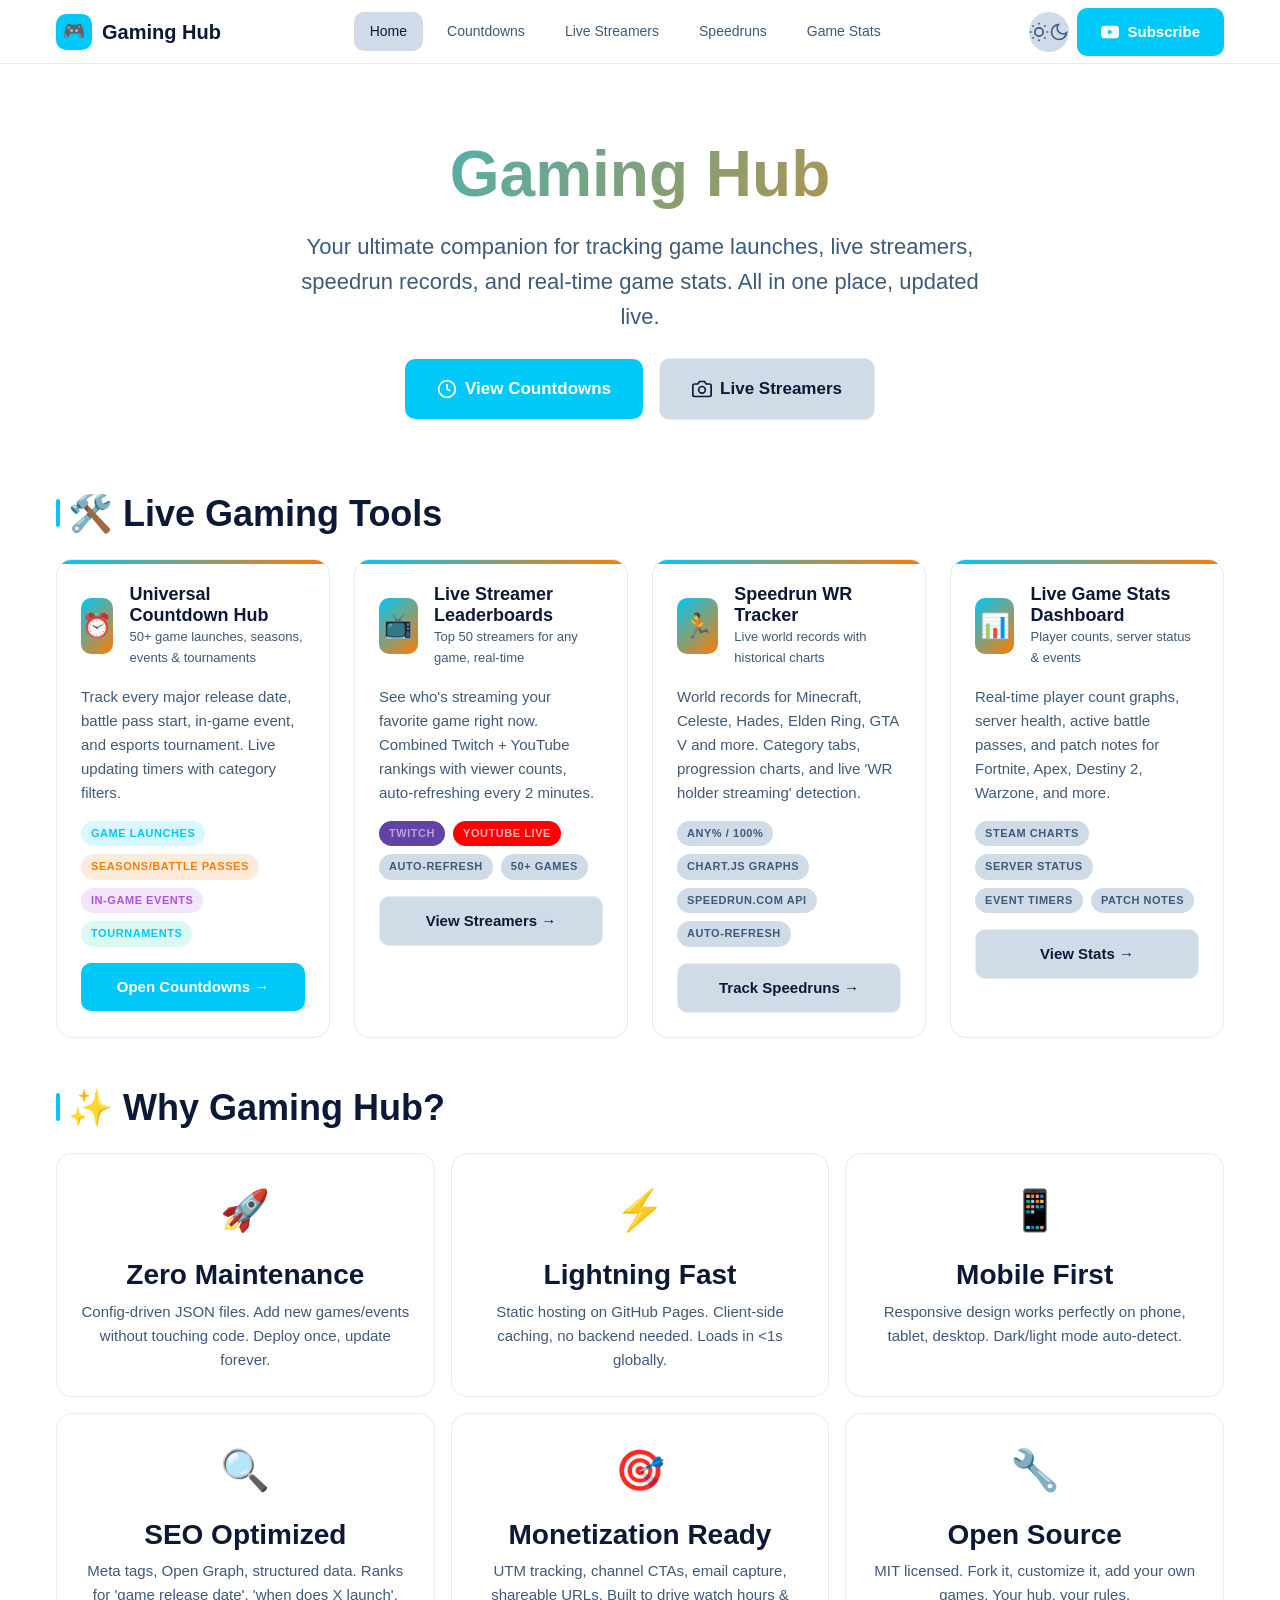
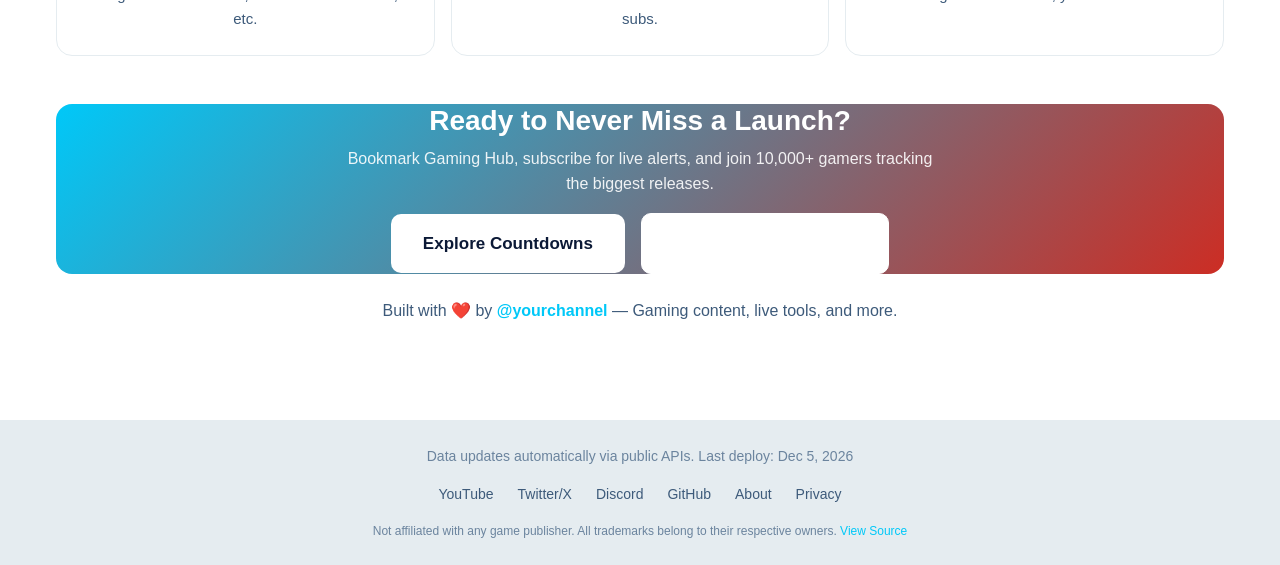
<file: index.html>
<!DOCTYPE html>
<html lang="en">
<head>
  <meta charset="UTF-8">
  <meta name="viewport" content="width=device-width, initial-scale=1.0">
  <meta name="description" content="Gaming Hub - Live countdowns for game launches, seasons, events & tournaments. Real-time streamer leaderboards, speedrun world records, and game stats. Built for gamers, by gamers.">
  <meta name="theme-color" content="#0B1936">

  <!-- Open Graph / Social Sharing -->
  <meta property="og:type" content="website">
  <meta property="og:title" content="Gaming Hub - Live Game Countdowns, Streamers & Speedruns">
  <meta property="og:description" content="Track every major game launch, season start, in-game event, and esports tournament. Live countdown timers, top streamer leaderboards, speedrun WRs, and real-time game stats.">
  <meta property="og:image" content="https://your-domain.com/og-home.jpg">
  <meta property="og:url" content="https://your-domain.com/">

  <meta name="twitter:card" content="summary_large_image">
  <meta name="twitter:title" content="Gaming Hub - Live Game Countdowns & Tools">
  <meta name="twitter:description" content="All gaming release dates, live streamers, speedrun records & game stats in one place.">

  <title>Gaming Hub - Live Game Countdowns, Streamer Leaderboards & Speedrun Trackers</title>

  <!-- Preload critical assets -->
  <link rel="preload" href="shared/styles.css" as="style">
  <link rel="preload" href="shared/utils.js" as="script">

  <!-- Styles -->
  <link rel="stylesheet" href="shared/styles.css">

  <!-- Favicon -->
  <link rel="icon" type="image/svg+xml" href="data:image/svg+xml,<svg xmlns='http://www.w3.org/2000/svg' viewBox='0 0 100 100'><text y='.9em' font-size='90'>🎮</text></svg>">
</head>
<body>
  <!-- Header -->
  <header class="site-header" role="banner">
    <div class="header-inner">
      <a href="index.html" class="logo" aria-label="Gaming Hub Home">
        <span class="logo-icon" aria-hidden="true">🎮</span>
        <span>Gaming Hub</span>
      </a>

      <nav class="nav-links" role="navigation" aria-label="Main navigation">
        <a href="index.html" class="nav-link active" aria-current="page">Home</a>
        <a href="countdowns/" class="nav-link">Countdowns</a>
        <a href="live/" class="nav-link">Live Streamers</a>
        <a href="speedruns/" class="nav-link">Speedruns</a>
        <a href="stats/" class="nav-link">Game Stats</a>
      </nav>

      <div class="header-actions">
        <button class="theme-toggle" id="themeToggle" aria-label="Toggle dark/light mode" title="Toggle theme">
          <svg class="icon-sun" width="20" height="20" viewBox="0 0 24 24" fill="none" stroke="currentColor" stroke-width="2" aria-hidden="true">
            <circle cx="12" cy="12" r="5"/><path d="M12 1v2M12 21v2M4.22 4.22l1.42 1.42M18.36 18.36l1.42 1.42M1 12h2M21 12h2M4.22 19.78l1.42-1.42M18.36 5.64l1.42-1.42"/>
          </svg>
          <svg class="icon-moon" width="20" height="20" viewBox="0 0 24 24" fill="none" stroke="currentColor" stroke-width="2" aria-hidden="true">
            <path d="M21 12.79A9 9 0 1 1 11.21 3 7 7 0 0 0 21 12.79z"/>
          </svg>
        </button>

        <a href="https://youtube.com/@yourchannel" target="_blank" rel="noopener noreferrer" class="btn btn-primary" aria-label="Subscribe on YouTube">
          <svg width="18" height="18" viewBox="0 0 24 24" fill="currentColor" aria-hidden="true">
            <path d="M23.498 6.186a3.016 3.016 0 0 0-2.122-2.136C19.505 3.545 12 3.545 12 3.545s-7.505 0-9.377.505A3.017 3.017 0 0 0 .502 6.186C0 8.07 0 12 0 12s0 3.93.502 5.814a3.016 3.016 0 0 0 2.122 2.136c1.871.505 9.376.505 9.376.505s7.505 0 9.377-.505a3.015 3.015 0 0 0 2.122-2.136C24 15.93 24 12 24 12s0-3.93-.502-5.814zM9.545 15.568V8.432L15.818 12l-6.273 3.568z"/>
          </svg>
          Subscribe
        </a>
      </div>
    </div>
  </header>

  <!-- Main Content -->
  <main class="main-content" role="main">
    <div class="container">
      <!-- Hero Section -->
      <section class="page-hero" aria-labelledby="hero-title" style="padding: calc(var(--gap-lg) * 2) 0; text-align: center;">
        <h1 id="hero-title" style="font-size: clamp(2.5rem, 6vw, 4rem); margin-bottom: var(--gap); background: linear-gradient(135deg, var(--color-cyan) 0%, var(--color-orange) 100%); -webkit-background-clip: text; -webkit-text-fill-color: transparent; background-clip: text;">
          Gaming Hub
        </h1>
        <p style="font-size: clamp(1.125rem, 2.5vw, 1.375rem); max-width: 700px; margin: 0 auto var(--gap-lg); color: var(--text-secondary);">
          Your ultimate companion for tracking game launches, live streamers, speedrun records, and real-time game stats. All in one place, updated live.
        </p>
        <div class="flex-center gap" style="flex-wrap: wrap;">
          <a href="countdowns/" class="btn btn-primary btn-lg">
            <svg width="20" height="20" viewBox="0 0 24 24" fill="none" stroke="currentColor" stroke-width="2" aria-hidden="true">
              <circle cx="12" cy="12" r="10"/><path d="M12 6v6l4 2"/>
            </svg>
            View Countdowns
          </a>
          <a href="live/" class="btn btn-secondary btn-lg">
            <svg width="20" height="20" viewBox="0 0 24 24" fill="none" stroke="currentColor" stroke-width="2" aria-hidden="true">
              <path d="M23 19a2 2 0 0 1-2 2H3a2 2 0 0 1-2-2V8a2 2 0 0 1 2-2h4l2-3h6l2 3h4a2 2 0 0 1 2 2z"/><circle cx="12" cy="13" r="4"/>
            </svg>
            Live Streamers
          </a>
        </div>
      </section>

      <!-- Live Indicator -->
      <div class="live-indicator" id="homeLiveBanner" style="display: none; justify-content: center; margin-bottom: var(--gap-lg); padding: var(--gap) var(--gap-lg); background: rgba(0, 200, 248, 0.1); border: 1px solid var(--color-cyan); border-radius: var(--radius-lg);">
        <span class="live-dot" aria-hidden="true"></span>
        <span id="homeLiveCount">0</span> event(s) live right now — <a href="countdowns/" style="color: var(--color-cyan); font-weight: 600;">View all</a>
      </div>

      <!-- Tools Grid -->
      <section aria-labelledby="tools-title" style="margin-bottom: calc(var(--gap-lg) * 2);">
        <h2 id="tools-title" class="section-title" style="margin-bottom: var(--gap-lg);">🛠️ Live Gaming Tools</h2>

        <div class="grid grid-2 grid-4" style="gap: var(--gap-lg);">
          <!-- Tool 1: Countdowns -->
          <article class="card" style="position: relative; overflow: hidden;">
            <div style="position: absolute; top: 0; left: 0; right: 0; height: 4px; background: linear-gradient(90deg, var(--color-cyan), var(--color-orange));"></div>
            <div style="display: flex; align-items: center; gap: var(--gap); margin-bottom: var(--gap);">
              <div style="width: 56px; height: 56px; background: linear-gradient(135deg, var(--color-cyan), var(--color-orange)); border-radius: var(--radius-md); display: flex; align-items: center; justify-content: center; font-size: 1.5rem;">⏰</div>
              <div>
                <h3 style="font-size: 1.125rem;">Universal Countdown Hub</h3>
                <p style="font-size: 0.8125rem; margin: 0;">50+ game launches, seasons, events & tournaments</p>
              </div>
            </div>
            <p style="color: var(--text-secondary); font-size: 0.9375rem; margin-bottom: var(--gap);">Track every major release date, battle pass start, in-game event, and esports tournament. Live updating timers with category filters.</p>
            <div style="display: flex; flex-wrap: wrap; gap: var(--gap-sm); margin-bottom: var(--gap);">
              <span class="badge badge-category" style="background: rgba(0, 200, 248, 0.15); color: var(--color-cyan);">Game Launches</span>
              <span class="badge badge-category" style="background: rgba(255, 122, 0, 0.15); color: var(--color-orange);">Seasons/Battle Passes</span>
              <span class="badge badge-category" style="background: rgba(175, 82, 222, 0.15); color: #af52de;">In-Game Events</span>
              <span class="badge badge-category" style="background: rgba(0, 212, 170, 0.15); color: var(--brand-accent);">Tournaments</span>
            </div>
            <a href="countdowns/" class="btn btn-primary" style="width: 100%;">Open Countdowns →</a>
          </article>

          <!-- Tool 2: Live Streamers -->
          <article class="card" style="position: relative; overflow: hidden;">
            <div style="position: absolute; top: 0; left: 0; right: 0; height: 4px; background: linear-gradient(90deg, var(--color-cyan), var(--color-orange));"></div>
            <div style="display: flex; align-items: center; gap: var(--gap); margin-bottom: var(--gap);">
              <div style="width: 56px; height: 56px; background: linear-gradient(135deg, var(--color-cyan), var(--color-orange)); border-radius: var(--radius-md); display: flex; align-items: center; justify-content: center; font-size: 1.5rem;">📺</div>
              <div>
                <h3 style="font-size: 1.125rem;">Live Streamer Leaderboards</h3>
                <p style="font-size: 0.8125rem; margin: 0;">Top 50 streamers for any game, real-time</p>
              </div>
            </div>
            <p style="color: var(--text-secondary); font-size: 0.9375rem; margin-bottom: var(--gap);">See who's streaming your favorite game right now. Combined Twitch + YouTube rankings with viewer counts, auto-refreshing every 2 minutes.</p>
            <div style="display: flex; flex-wrap: wrap; gap: var(--gap-sm); margin-bottom: var(--gap);">
              <span class="badge badge-category" style="background: #6441a5; color: #b8a0e0;">Twitch</span>
              <span class="badge badge-category" style="background: #ff0000; color: #ffb3b3;">YouTube Live</span>
              <span class="badge badge-category" style="background: var(--bg-tertiary); color: var(--text-secondary);">Auto-refresh</span>
              <span class="badge badge-category" style="background: var(--bg-tertiary); color: var(--text-secondary);">50+ Games</span>
            </div>
            <a href="live/" class="btn btn-secondary" style="width: 100%;">View Streamers →</a>
          </article>

          <!-- Tool 3: Speedruns -->
          <article class="card" style="position: relative; overflow: hidden;">
            <div style="position: absolute; top: 0; left: 0; right: 0; height: 4px; background: linear-gradient(90deg, var(--color-cyan), var(--color-orange));"></div>
            <div style="display: flex; align-items: center; gap: var(--gap); margin-bottom: var(--gap);">
              <div style="width: 56px; height: 56px; background: linear-gradient(135deg, var(--color-cyan), var(--color-orange)); border-radius: var(--radius-md); display: flex; align-items: center; justify-content: center; font-size: 1.5rem;">🏃</div>
              <div>
                <h3 style="font-size: 1.125rem;">Speedrun WR Tracker</h3>
                <p style="font-size: 0.8125rem; margin: 0;">Live world records with historical charts</p>
              </div>
            </div>
            <p style="color: var(--text-secondary); font-size: 0.9375rem; margin-bottom: var(--gap);">World records for Minecraft, Celeste, Hades, Elden Ring, GTA V and more. Category tabs, progression charts, and live 'WR holder streaming' detection.</p>
            <div style="display: flex; flex-wrap: wrap; gap: var(--gap-sm); margin-bottom: var(--gap);">
              <span class="badge badge-category" style="background: var(--bg-tertiary); color: var(--text-secondary);">Any% / 100%</span>
              <span class="badge badge-category" style="background: var(--bg-tertiary); color: var(--text-secondary);">Chart.js Graphs</span>
              <span class="badge badge-category" style="background: var(--bg-tertiary); color: var(--text-secondary);">Speedrun.com API</span>
              <span class="badge badge-category" style="background: var(--bg-tertiary); color: var(--text-secondary);">Auto-refresh</span>
            </div>
            <a href="speedruns/" class="btn btn-secondary" style="width: 100%;">Track Speedruns →</a>
          </article>

          <!-- Tool 4: Game Stats -->
          <article class="card" style="position: relative; overflow: hidden;">
            <div style="position: absolute; top: 0; left: 0; right: 0; height: 4px; background: linear-gradient(90deg, var(--color-cyan), var(--color-orange));"></div>
            <div style="display: flex; align-items: center; gap: var(--gap); margin-bottom: var(--gap);">
              <div style="width: 56px; height: 56px; background: linear-gradient(135deg, var(--color-cyan), var(--color-orange)); border-radius: var(--radius-md); display: flex; align-items: center; justify-content: center; font-size: 1.5rem;">📊</div>
              <div>
                <h3 style="font-size: 1.125rem;">Live Game Stats Dashboard</h3>
                <p style="font-size: 0.8125rem; margin: 0;">Player counts, server status & events</p>
              </div>
            </div>
            <p style="color: var(--text-secondary); font-size: 0.9375rem; margin-bottom: var(--gap);">Real-time player count graphs, server health, active battle passes, and patch notes for Fortnite, Apex, Destiny 2, Warzone, and more.</p>
            <div style="display: flex; flex-wrap: wrap; gap: var(--gap-sm); margin-bottom: var(--gap);">
              <span class="badge badge-category" style="background: var(--bg-tertiary); color: var(--text-secondary);">Steam Charts</span>
              <span class="badge badge-category" style="background: var(--bg-tertiary); color: var(--text-secondary);">Server Status</span>
              <span class="badge badge-category" style="background: var(--bg-tertiary); color: var(--text-secondary);">Event Timers</span>
              <span class="badge badge-category" style="background: var(--bg-tertiary); color: var(--text-secondary);">Patch Notes</span>
            </div>
            <a href="stats/" class="btn btn-secondary" style="width: 100%;">View Stats →</a>
          </article>
        </div>
      </section>

      <!-- Feature Highlights -->
      <section aria-labelledby="features-title" style="margin-bottom: calc(var(--gap-lg) * 2);">
        <h2 id="features-title" class="section-title" style="margin-bottom: var(--gap-lg);">✨ Why Gaming Hub?</h2>

        <div class="grid grid-3" style="gap: var(--gap);">
          <article class="card" style="text-align: center; padding: var(--gap-lg);">
            <div style="font-size: 2.5rem; margin-bottom: var(--gap);">🚀</div>
            <h3 style="margin-bottom: var(--gap-sm);">Zero Maintenance</h3>
            <p style="color: var(--text-secondary); font-size: 0.9375rem;">Config-driven JSON files. Add new games/events without touching code. Deploy once, update forever.</p>
          </article>

          <article class="card" style="text-align: center; padding: var(--gap-lg);">
            <div style="font-size: 2.5rem; margin-bottom: var(--gap);">⚡</div>
            <h3 style="margin-bottom: var(--gap-sm);">Lightning Fast</h3>
            <p style="color: var(--text-secondary); font-size: 0.9375rem;">Static hosting on GitHub Pages. Client-side caching, no backend needed. Loads in <1s globally.</p>
          </article>

          <article class="card" style="text-align: center; padding: var(--gap-lg);">
            <div style="font-size: 2.5rem; margin-bottom: var(--gap);">📱</div>
            <h3 style="margin-bottom: var(--gap-sm);">Mobile First</h3>
            <p style="color: var(--text-secondary); font-size: 0.9375rem;">Responsive design works perfectly on phone, tablet, desktop. Dark/light mode auto-detect.</p>
          </article>

          <article class="card" style="text-align: center; padding: var(--gap-lg);">
            <div style="font-size: 2.5rem; margin-bottom: var(--gap);">🔍</div>
            <h3 style="margin-bottom: var(--gap-sm);">SEO Optimized</h3>
            <p style="color: var(--text-secondary); font-size: 0.9375rem;">Meta tags, Open Graph, structured data. Ranks for 'game release date', 'when does X launch', etc.</p>
          </article>

          <article class="card" style="text-align: center; padding: var(--gap-lg);">
            <div style="font-size: 2.5rem; margin-bottom: var(--gap);">🎯</div>
            <h3 style="margin-bottom: var(--gap-sm);">Monetization Ready</h3>
            <p style="color: var(--text-secondary); font-size: 0.9375rem;">UTM tracking, channel CTAs, email capture, shareable URLs. Built to drive watch hours & subs.</p>
          </article>

          <article class="card" style="text-align: center; padding: var(--gap-lg);">
            <div style="font-size: 2.5rem; margin-bottom: var(--gap);">🔧</div>
            <h3 style="margin-bottom: var(--gap-sm);">Open Source</h3>
            <p style="color: var(--text-secondary); font-size: 0.9375rem;">MIT licensed. Fork it, customize it, add your own games. Your hub, your rules.</p>
          </article>
        </div>
      </section>

      <!-- CTA Section -->
      <section class="cta-banner" style="margin-top: var(--gap-lg);">
        <h3 style="color: white;">Ready to Never Miss a Launch?</h3>
        <p style="color: rgba(255,255,255,0.9); max-width: 600px; margin: 0 auto var(--gap);">Bookmark Gaming Hub, subscribe for live alerts, and join 10,000+ gamers tracking the biggest releases.</p>
        <div class="flex-center gap" style="flex-wrap: wrap;">
          <a href="countdowns/" class="btn btn-lg" style="background: white; color: var(--color-navy);">Explore Countdowns</a>
          <a href="https://youtube.com/@yourchannel" target="_blank" rel="noopener noreferrer" class="btn btn-lg btn-secondary" style="border-color: white; color: white;">Subscribe on YouTube</a>
        </div>
      </section>

      <!-- Channel Link -->
      <section style="text-align: center; padding: var(--gap-lg) 0; color: var(--text-muted);">
        <p>Built with ❤️ by <a href="https://youtube.com/@yourchannel" target="_blank" rel="noopener" style="font-weight: 600;">@yourchannel</a> — Gaming content, live tools, and more.</p>
      </section>
    </div>
  </main>

  <!-- Footer -->
  <footer class="site-footer" role="contentinfo">
    <div class="footer-inner">
      <p style="color: var(--text-muted); font-size: 0.875rem;">
        Data updates automatically via public APIs. Last deploy: <span id="deployDate">-</span>
      </p>
      <nav class="footer-links" aria-label="Footer links">
        <a href="https://youtube.com/@yourchannel" target="_blank" rel="noopener">YouTube</a>
        <a href="https://twitter.com/yourhandle" target="_blank" rel="noopener">Twitter/X</a>
        <a href="https://discord.gg/yourserver" target="_blank" rel="noopener">Discord</a>
        <a href="https://github.com/yourusername/youtube-gaming-hub" target="_blank" rel="noopener">GitHub</a>
        <a href="about.html">About</a>
        <a href="privacy.html">Privacy</a>
      </nav>
      <p style="color: var(--text-muted); font-size: 0.75rem;">Not affiliated with any game publisher. All trademarks belong to their respective owners. <a href="https://github.com/yourusername/youtube-gaming-hub" target="_blank" rel="noopener" style="color: var(--color-cyan);">View Source</a></p>
    </div>
  </footer>

  <!-- Scripts -->
  <script type="module">
    import { initTheme, toggleTheme, $ } from './shared/utils.js';

    initTheme();
    $('#themeToggle').addEventListener('click', () => toggleTheme());

    // Set deploy date
    $('#deployDate').textContent = new Date().toLocaleDateString(undefined, { month: 'short', day: 'numeric', year: 'numeric' });
  </script>
</body>
</html>
</file>
<file: shared/styles.css>
/* ========================================
   YouTube Gaming Hub - Shared Design System
   Brand Colors: Pure White, Deep Navy Blue, Bright Cyan, Vibrant Orange, Light Gray
   ======================================== */

:root {
  /* ===== BRAND PALETTE (Your Channel Colors) ===== */
  --color-white: #FFFFFF;        /* Pure White - Primary background */
  --color-navy: #0B1936;         /* Deep Navy Blue - Structural, text, borders */
  --color-cyan: #00C8F8;         /* Bright Cyan - Primary energy accent */
  --color-orange: #FF7A00;       /* Vibrant Orange - Secondary pop accent */
  --color-light-gray: #E5ECF0;   /* Light Gray - Subtle texture layer */

  /* ===== BRAND SEMANTIC MAPPING ===== */
  --brand-primary: var(--color-cyan);      /* Primary actions, links, focus */
  --brand-primary-hover: #00b0db;          /* Darker cyan for hover */
  --brand-secondary: var(--color-orange);  /* Secondary actions, highlights */
  --brand-secondary-hover: #e86c00;        /* Darker orange for hover */
  --brand-accent: var(--color-cyan);       /* Live indicators, energy elements */
  --brand-outline: var(--color-navy);      /* Borders, frames, dividers */

  /* ===== SEMANTIC COLORS - DARK MODE (Default) ===== */
  --bg-primary: var(--color-navy);         /* Deep navy base */
  --bg-secondary: #112040;                 /* Slightly lighter navy */
  --bg-tertiary: #172a4a;                  /* Card backgrounds */
  --bg-card: #14253f;                      /* Card surface */
  --bg-card-hover: #1a2f4f;                /* Card hover */

  --text-primary: var(--color-white);      /* Pure white text */
  --text-secondary: #b8c5d6;               /* Muted cyan-gray */
  --text-muted: #8a9bb8;                   /* More muted */
  --text-inverse: var(--color-navy);       /* Navy on light backgrounds */

  --border-primary: #233a5a;               /* Navy-border */
  --border-focus: var(--brand-primary);    /* Cyan focus ring */
  --border-subtle: #1c304a;                /* Subtle dividers */

  --shadow-sm: 0 1px 3px rgba(0, 0, 0, 0.4);
  --shadow-md: 0 4px 16px rgba(0, 0, 0, 0.5);
  --shadow-lg: 0 8px 32px rgba(0, 0, 0, 0.6);
  --shadow-glow: 0 0 24px rgba(0, 200, 248, 0.35);  /* Cyan glow */
  --shadow-glow-orange: 0 0 24px rgba(255, 122, 0, 0.35);  /* Orange glow */

  --radius-sm: 6px;
  --radius-md: 10px;
  --radius-lg: 16px;
  --radius-full: 9999px;

  --transition-fast: 150ms ease;
  --transition-base: 250ms ease;
  --transition-slow: 350ms ease;

  --font-sans: -apple-system, BlinkMacSystemFont, 'Segoe UI', Roboto, 'Helvetica Neue', Arial, sans-serif;
  --font-mono: 'SF Mono', 'Fira Code', 'Fira Mono', Menlo, Consolas, monospace;

  --header-height: 64px;
  --max-width: 1200px;
  --gap: 16px;
  --gap-sm: 8px;
  --gap-lg: 24px;
}

/* ===== LIGHT MODE (System preference) ===== */
@media (prefers-color-scheme: light) {
  :root:not([data-theme="dark"]) {
    --bg-primary: var(--color-white);           /* Pure white base */
    --bg-secondary: var(--color-light-gray);    /* Light gray secondary */
    --bg-tertiary: #d0dbe8;                     /* Slightly deeper gray-blue */
    --bg-card: var(--color-white);              /* White cards */
    --bg-card-hover: #f0f4f8;                   /* Light hover */

    --text-primary: var(--color-navy);          /* Navy text */
    --text-secondary: #3d5a7a;                  /* Darker muted */
    --text-muted: #6b849e;                      /* Muted */
    --text-inverse: var(--color-white);         /* White on dark */

    --border-primary: var(--color-light-gray);  /* Light gray borders */
    --border-focus: var(--brand-primary);       /* Cyan focus */
    --border-subtle: #c8d4e2;                   /* Subtle dividers */

    --shadow-sm: 0 1px 3px rgba(11, 25, 54, 0.08);
    --shadow-md: 0 4px 16px rgba(11, 25, 54, 0.12);
    --shadow-lg: 0 8px 32px rgba(11, 25, 54, 0.16);
    --shadow-glow: 0 0 24px rgba(0, 200, 248, 0.25);
    --shadow-glow-orange: 0 0 24px rgba(255, 122, 0, 0.25);
  }
}

/* ===== EXPLICIT DARK MODE OVERRIDE ===== */
[data-theme="dark"] {
  --bg-primary: var(--color-navy);
  --bg-secondary: #112040;
  --bg-tertiary: #172a4a;
  --bg-card: #14253f;
  --bg-card-hover: #1a2f4f;

  --text-primary: var(--color-white);
  --text-secondary: #b8c5d6;
  --text-muted: #8a9bb8;
  --text-inverse: var(--color-navy);

  --border-primary: #233a5a;
  --border-focus: var(--brand-primary);
  --border-subtle: #1c304a;

  --shadow-sm: 0 1px 3px rgba(0, 0, 0, 0.4);
  --shadow-md: 0 4px 16px rgba(0, 0, 0, 0.5);
  --shadow-lg: 0 8px 32px rgba(0, 0, 0, 0.6);
  --shadow-glow: 0 0 24px rgba(0, 200, 248, 0.35);
  --shadow-glow-orange: 0 0 24px rgba(255, 122, 0, 0.35);
}

/* ========================================
   Reset & Base
   ======================================== */

*, *::before, *::after {
  box-sizing: border-box;
  margin: 0;
  padding: 0;
}

html {
  font-size: 16px;
  scroll-behavior: smooth;
}

body {
  font-family: var(--font-sans);
  background: var(--bg-primary);
  color: var(--text-primary);
  line-height: 1.6;
  min-height: 100vh;
  -webkit-font-smoothing: antialiased;
  -moz-osx-font-smoothing: grayscale;
}

/* ========================================
   Typography
   ======================================== */

h1, h2, h3, h4, h5, h6 {
  font-weight: 700;
  line-height: 1.2;
  color: var(--text-primary);
}

h1 { font-size: clamp(2rem, 5vw, 3rem); }
h2 { font-size: clamp(1.5rem, 3vw, 2.25rem); }
h3 { font-size: clamp(1.25rem, 2.5vw, 1.75rem); }

p { color: var(--text-secondary); }

a {
  color: var(--brand-primary);
  text-decoration: none;
  transition: color var(--transition-fast);
}
a:hover { color: var(--brand-primary-hover); }
a:focus-visible {
  outline: 2px solid var(--border-focus);
  outline-offset: 2px;
  border-radius: var(--radius-sm);
}

/* ========================================
   Layout Utilities
   ======================================== */

.container {
  width: 100%;
  max-width: var(--max-width);
  margin: 0 auto;
  padding: 0 var(--gap);
}

.grid {
  display: grid;
  gap: var(--gap);
}

.grid-2 { grid-template-columns: repeat(2, 1fr); }
.grid-3 { grid-template-columns: repeat(3, 1fr); }
.grid-4 { grid-template-columns: repeat(4, 1fr); }

@media (max-width: 1024px) {
  .grid-4 { grid-template-columns: repeat(2, 1fr); }
  .grid-3 { grid-template-columns: repeat(2, 1fr); }
}
@media (max-width: 640px) {
  .grid-4, .grid-3, .grid-2 { grid-template-columns: 1fr; }
}

.flex { display: flex; }
.flex-center { display: flex; align-items: center; justify-content: center; }
.flex-between { display: flex; align-items: center; justify-content: space-between; }
.flex-col { display: flex; flex-direction: column; }
.gap-sm { gap: var(--gap-sm); }
.gap { gap: var(--gap); }
.gap-lg { gap: var(--gap-lg); }

/* ========================================
   Components
   ======================================== */

/* Buttons */
.btn {
  display: inline-flex;
  align-items: center;
  justify-content: center;
  gap: 8px;
  padding: 12px 24px;
  font-size: 0.9375rem;
  font-weight: 600;
  border-radius: var(--radius-md);
  border: none;
  cursor: pointer;
  transition: all var(--transition-fast);
  white-space: nowrap;
  text-decoration: none;
}

.btn-primary {
  background: var(--brand-primary);
  color: white;
}
.btn-primary:hover {
  background: var(--brand-primary-hover);
  transform: translateY(-1px);
  box-shadow: var(--shadow-glow);
}
.btn-primary:active { transform: translateY(0); }

.btn-secondary {
  background: var(--bg-tertiary);
  color: var(--text-primary);
  border: 1px solid var(--border-primary);
}
.btn-secondary:hover {
  background: var(--bg-card-hover);
  border-color: var(--brand-primary);
}

.btn-ghost {
  background: transparent;
  color: var(--text-secondary);
}
.btn-ghost:hover {
  background: var(--bg-tertiary);
  color: var(--text-primary);
}

.btn-sm { padding: 8px 16px; font-size: 0.8125rem; }
.btn-lg { padding: 16px 32px; font-size: 1.0625rem; }

.btn:disabled {
  opacity: 0.5;
  cursor: not-allowed;
  transform: none !important;
}

/* Cards */
.card {
  background: var(--bg-card);
  border: 1px solid var(--border-primary);
  border-radius: var(--radius-lg);
  padding: var(--gap-lg);
  transition: all var(--transition-base);
}
.card:hover {
  border-color: var(--brand-primary);
  box-shadow: var(--shadow-md);
  transform: translateY(-2px);
}

/* Badges */
.badge {
  display: inline-flex;
  align-items: center;
  padding: 4px 10px;
  font-size: 0.6875rem;
  font-weight: 700;
  text-transform: uppercase;
  letter-spacing: 0.05em;
  border-radius: var(--radius-full);
  white-space: nowrap;
}

.badge-live {
  background: rgba(0, 212, 170, 0.15);
  color: var(--brand-accent);
  animation: pulse 2s infinite;
}
.badge-soon { background: rgba(255, 180, 0, 0.15); color: #ffb400; }
.badge-ended { background: rgba(120, 120, 120, 0.15); color: var(--text-muted); }
.badge-category { background: var(--bg-tertiary); color: var(--text-secondary); }

@keyframes pulse {
  0%, 100% { opacity: 1; }
  50% { opacity: 0.6; }
}

/* Countdown Timer */
.countdown {
  display: flex;
  gap: 6px;
  font-family: var(--font-mono);
  font-variant-numeric: tabular-nums;
}

.countdown-unit {
  display: flex;
  flex-direction: column;
  align-items: center;
  min-width: 48px;
  padding: 8px 6px;
  background: var(--bg-tertiary);
  border-radius: var(--radius-md);
  border: 1px solid var(--border-primary);
}

.countdown-value {
  font-size: 1.5rem;
  font-weight: 700;
  line-height: 1;
  color: var(--text-primary);
}

.countdown-label {
  font-size: 0.625rem;
  text-transform: uppercase;
  letter-spacing: 0.05em;
  color: var(--text-muted);
  margin-top: 4px;
}

.countdown-separator {
  display: flex;
  align-items: center;
  font-size: 1.5rem;
  font-weight: 700;
  color: var(--text-muted);
  animation: blink 1s infinite;
}

@keyframes blink {
  0%, 100% { opacity: 1; }
  50% { opacity: 0.3; }
}

/* Live Indicator */
.live-indicator {
  display: inline-flex;
  align-items: center;
  gap: 6px;
  font-size: 0.8125rem;
  font-weight: 600;
  color: var(--brand-accent);
}

.live-dot {
  width: 8px;
  height: 8px;
  background: var(--brand-accent);
  border-radius: 50%;
  animation: pulse 1.5s infinite;
}

/* Section Headers */
.section-header {
  display: flex;
  align-items: center;
  justify-content: space-between;
  margin-bottom: var(--gap-lg);
  flex-wrap: wrap;
  gap: var(--gap);
}

.section-title {
  display: flex;
  align-items: center;
  gap: var(--gap-sm);
}

.section-title::before {
  content: '';
  width: 4px;
  height: 28px;
  background: var(--brand-primary);
  border-radius: 2px;
}

/* ========================================
   Header / Navigation
   ======================================== */

.site-header {
  position: sticky;
  top: 0;
  z-index: 100;
  height: var(--header-height);
  background: rgba(var(--bg-secondary), 0.95);
  backdrop-filter: blur(12px);
  border-bottom: 1px solid var(--border-primary);
}

.header-inner {
  display: flex;
  align-items: center;
  justify-content: space-between;
  height: 100%;
  max-width: var(--max-width);
  margin: 0 auto;
  padding: 0 var(--gap);
}

.logo {
  display: flex;
  align-items: center;
  gap: 10px;
  font-size: 1.25rem;
  font-weight: 800;
  color: var(--text-primary);
  text-decoration: none;
}

.logo-icon {
  width: 36px;
  height: 36px;
  background: var(--brand-primary);
  border-radius: var(--radius-md);
  display: flex;
  align-items: center;
  justify-content: center;
  font-size: 1.125rem;
}

.nav-links {
  display: flex;
  align-items: center;
  gap: var(--gap-sm);
  list-style: none;
}

.nav-link {
  padding: 8px 16px;
  font-size: 0.875rem;
  font-weight: 500;
  color: var(--text-secondary);
  border-radius: var(--radius-md);
  transition: all var(--transition-fast);
}
.nav-link:hover,
.nav-link.active {
  color: var(--text-primary);
  background: var(--bg-tertiary);
}

.header-actions {
  display: flex;
  align-items: center;
  gap: var(--gap-sm);
}

.theme-toggle {
  width: 40px;
  height: 40px;
  border: none;
  background: var(--bg-tertiary);
  border-radius: var(--radius-full);
  cursor: pointer;
  display: flex;
  align-items: center;
  justify-content: center;
  color: var(--text-secondary);
  transition: all var(--transition-fast);
}
.theme-toggle:hover {
  background: var(--bg-card-hover);
  color: var(--text-primary);
}

/* ========================================
   Main Content
   ======================================== */

.main-content {
  padding: var(--gap-lg) var(--gap);
  padding-bottom: calc(var(--gap-lg) * 3);
}

/* ========================================
   Footer
   ======================================== */

.site-footer {
  padding: var(--gap-lg) var(--gap);
  border-top: 1px solid var(--border-primary);
  background: var(--bg-secondary);
}

.footer-inner {
  max-width: var(--max-width);
  margin: 0 auto;
  display: flex;
  flex-direction: column;
  align-items: center;
  gap: var(--gap);
  text-align: center;
}

.footer-links {
  display: flex;
  gap: var(--gap-lg);
  flex-wrap: wrap;
  justify-content: center;
}

.footer-links a {
  color: var(--text-secondary);
  font-size: 0.875rem;
}
.footer-links a:hover { color: var(--brand-primary); }

/* ========================================
   Loading & Error States
   ======================================== */

.skeleton {
  background: linear-gradient(
    90deg,
    var(--bg-tertiary) 25%,
    var(--bg-card) 50%,
    var(--bg-tertiary) 75%
  );
  background-size: 200% 100%;
  animation: shimmer 1.5s infinite;
  border-radius: var(--radius-md);
}

@keyframes shimmer {
  0% { background-position: 200% 0; }
  100% { background-position: -200% 0; }
}

.empty-state {
  display: flex;
  flex-direction: column;
  align-items: center;
  justify-content: center;
  padding: var(--gap-lg) * 3;
  text-align: center;
  color: var(--text-muted);
}

.empty-state-icon {
  font-size: 3rem;
  margin-bottom: var(--gap);
  opacity: 0.5;
}

/* ========================================
   Utility Classes
   ======================================== */

.sr-only {
  position: absolute;
  width: 1px;
  height: 1px;
  padding: 0;
  margin: -1px;
  overflow: hidden;
  clip: rect(0, 0, 0, 0);
  white-space: nowrap;
  border: 0;
}

.text-center { text-align: center; }
.text-right { text-align: right; }

.mt-auto { margin-top: auto; }
.mb-auto { margin-bottom: auto; }

.hidden { display: none !important; }
.visible { display: block !important; }

/* Scrollbar */
::-webkit-scrollbar { width: 8px; height: 8px; }
::-webkit-scrollbar-track { background: var(--bg-primary); }
::-webkit-scrollbar-thumb {
  background: var(--border-primary);
  border-radius: var(--radius-full);
}
::-webkit-scrollbar-thumb:hover { background: var(--text-muted); }

/* Selection */
::selection {
  background: rgba(255, 59, 48, 0.3);
  color: var(--text-primary);
}

/* ========================================
   Countdown Page Specific Styles
   ======================================== */

.page-hero {
  text-align: center;
  padding: var(--gap-lg) 0;
  margin-bottom: var(--gap-lg);
}

.page-hero h1 {
  margin-bottom: var(--gap-sm);
  background: linear-gradient(135deg, var(--text-primary) 0%, var(--brand-primary) 100%);
  -webkit-background-clip: text;
  -webkit-text-fill-color: transparent;
  background-clip: text;
}

.page-hero p {
  max-width: 600px;
  margin: 0 auto;
  font-size: 1.125rem;
}

.category-section {
  margin-bottom: var(--gap-lg) * 2;
}

.category-header {
  display: flex;
  align-items: center;
  justify-content: space-between;
  margin-bottom: var(--gap);
  flex-wrap: wrap;
  gap: var(--gap);
}

.category-title {
  display: flex;
  align-items: center;
  gap: var(--gap-sm);
  font-size: 1.25rem;
}

.category-count {
  font-size: 0.875rem;
  color: var(--text-muted);
  font-weight: 400;
}

.countdown-grid {
  display: grid;
  grid-template-columns: repeat(auto-fill, minmax(320px, 1fr));
  gap: var(--gap);
}

.countdown-card {
  position: relative;
  background: var(--bg-card);
  border: 1px solid var(--border-primary);
  border-radius: var(--radius-lg);
  padding: var(--gap-lg);
  transition: all var(--transition-base);
  overflow: hidden;
}

.countdown-card::before {
  content: '';
  position: absolute;
  top: 0;
  left: 0;
  right: 0;
  height: 3px;
  background: linear-gradient(90deg, var(--brand-primary), var(--brand-accent));
  opacity: 0;
  transition: opacity var(--transition-base);
}

.countdown-card:hover::before { opacity: 1; }
.countdown-card:hover {
  border-color: var(--brand-primary);
  box-shadow: var(--shadow-md);
  transform: translateY(-4px);
}

.countdown-card.live::before { opacity: 1; }
.countdown-card.live { border-color: var(--brand-accent); }

.countdown-card-header {
  display: flex;
  align-items: flex-start;
  justify-content: space-between;
  gap: var(--gap);
  margin-bottom: var(--gap);
}

.countdown-game {
  display: flex;
  align-items: center;
  gap: var(--gap-sm);
  flex: 1;
  min-width: 0;
}

.countdown-game-icon {
  width: 48px;
  height: 48px;
  border-radius: var(--radius-md);
  object-fit: cover;
  flex-shrink: 0;
  background: var(--bg-tertiary);
}

.countdown-game-info {
  flex: 1;
  min-width: 0;
}

.countdown-game-name {
  font-weight: 700;
  font-size: 1.0625rem;
  white-space: nowrap;
  overflow: hidden;
  text-overflow: ellipsis;
}

.countdown-event-name {
  font-size: 0.8125rem;
  color: var(--text-secondary);
  white-space: nowrap;
  overflow: hidden;
  text-overflow: ellipsis;
  margin-top: 2px;
}

.countdown-timer {
  flex-shrink: 0;
}

.countdown-body {
  display: flex;
  align-items: center;
  justify-content: space-between;
  flex-wrap: wrap;
  gap: var(--gap);
  padding-top: var(--gap);
  border-top: 1px solid var(--border-primary);
}

.countdown-meta {
  display: flex;
  flex-wrap: wrap;
  gap: var(--gap-sm);
}

.countdown-actions {
  display: flex;
  gap: var(--gap-sm);
}

.countdown-date {
  font-size: 0.8125rem;
  color: var(--text-muted);
  font-family: var(--font-mono);
}

/* Filter Tabs */
.filter-tabs {
  display: flex;
  gap: var(--gap-sm);
  margin-bottom: var(--gap-lg);
  flex-wrap: wrap;
  overflow-x: auto;
  padding-bottom: var(--gap-sm);
  scrollbar-width: thin;
}

.filter-tab {
  padding: 10px 20px;
  font-size: 0.8125rem;
  font-weight: 600;
  color: var(--text-secondary);
  background: var(--bg-tertiary);
  border: 1px solid var(--border-primary);
  border-radius: var(--radius-full);
  cursor: pointer;
  transition: all var(--transition-fast);
  white-space: nowrap;
}
.filter-tab:hover {
  color: var(--text-primary);
  border-color: var(--brand-primary);
}
.filter-tab.active {
  background: var(--brand-primary);
  border-color: var(--brand-primary);
  color: white;
}

/* CTA Banner */
.cta-banner {
  margin-top: var(--gap-lg) * 2;
  padding: var(--gap-lg) * 2;
  background: linear-gradient(135deg, var(--brand-primary) 0%, #cc2d24 100%);
  border-radius: var(--radius-lg);
  text-align: center;
  color: white;
}

.cta-banner h3 {
  color: white;
  margin-bottom: var(--gap-sm);
}

.cta-banner p {
  color: rgba(255,255,255,0.9);
  margin-bottom: var(--gap);
  max-width: 500px;
  margin-left: auto;
  margin-right: auto;
}

.cta-banner .btn {
  background: white;
  color: var(--brand-primary);
}
.cta-banner .btn:hover {
  background: #f5f5f5;
  transform: translateY(-2px);
  box-shadow: var(--shadow-lg);
}

/* ========================================
   Responsive
   ======================================== */

@media (max-width: 768px) {
  :root {
    --header-height: 56px;
  }

  .nav-links { display: none; }

  .countdown-grid {
    grid-template-columns: 1fr;
  }

  .countdown-card-header {
    flex-direction: column;
    align-items: flex-start;
  }

  .countdown-timer {
    width: 100%;
    justify-content: center;
  }

  .countdown-body {
    flex-direction: column;
    align-items: flex-start;
  }

  .countdown-actions {
    width: 100%;
    justify-content: flex-start;
  }
}
</file>
